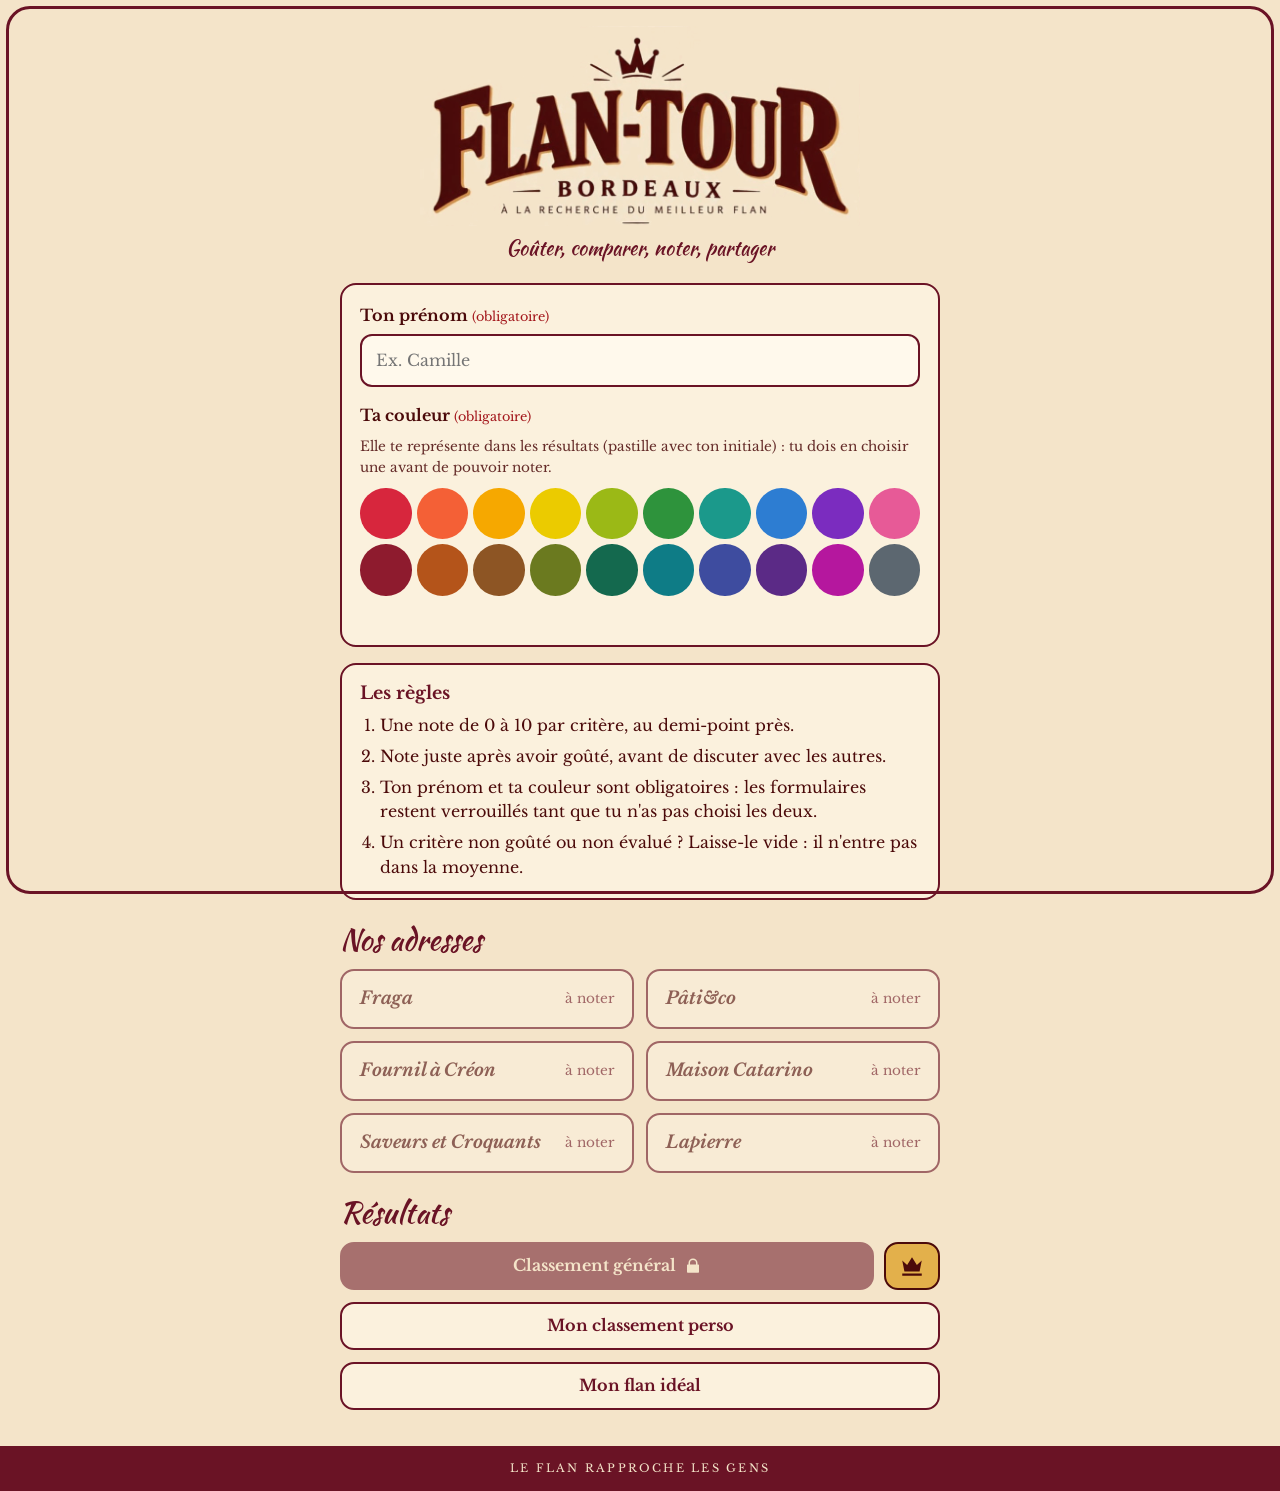
<file: index.html>
<!DOCTYPE html>
<html lang="fr">
<head>
<meta charset="utf-8">
<meta name="viewport" content="width=device-width, initial-scale=1, viewport-fit=cover">
<title>Flan tour</title>
<link rel="preconnect" href="https://fonts.googleapis.com">
<link rel="preconnect" href="https://fonts.gstatic.com" crossorigin>
<link href="https://fonts.googleapis.com/css2?family=Kaushan+Script&family=Libre+Baskerville:ital,wght@0,400;0,700;1,400;1,700&display=swap" rel="stylesheet">
<link rel="stylesheet" href="style.css">
</head>
<body data-page="index">
<header>
  <h1><img class="logo" src="logo.png" width="900" height="410" alt="Flan-Tour Bordeaux, à la recherche du meilleur flan"></h1>
  <p>Goûter, comparer, noter, partager</p>
</header>
<main>
  <section class="card">
    <label class="nom" for="nom">Ton prénom <span class="obl">(obligatoire)</span></label>
    <input type="text" id="nom" autocomplete="given-name" placeholder="Ex. Camille">
    <p class="libelle" id="lib-couleur">Ta couleur <span class="obl">(obligatoire)</span></p>
    <p class="aide-couleur">Elle te représente dans les résultats (pastille avec ton initiale) : tu dois en choisir une avant de pouvoir noter.</p>
    <div class="palette" id="palette" role="group" aria-labelledby="lib-couleur"></div>
    <p class="alerte" id="alerte" role="alert"></p>
  </section>
  <section class="card">
    <h2>Les règles</h2>
    <ol class="regles">
      <li>Une note de 0 à 10 par critère, au demi-point près.</li>
      <li>Note juste après avoir goûté, avant de discuter avec les autres.</li>
      <li>Ton prénom et ta couleur sont obligatoires : les formulaires restent verrouillés tant que tu n'as pas choisi les deux.</li>
      <li>Un critère non goûté ou non évalué ? Laisse-le vide : il n'entre pas dans la moyenne.</li>
    </ol>
  </section>
  <section>
    <h2 class="script">Nos adresses</h2>
    <div class="liste" id="liste"></div>
  </section>
  <h2 class="script">Résultats</h2>
  <div class="groupe-res">
    <div class="ligne-gen">
      <a class="btn lien gen verrou" id="btn-general" href="resultats.html">Classement général</a>
      <a class="btn lien couronne" href="admin.html" aria-label="Espace organisateur (mot de passe)" title="Organisateur"><svg viewBox="0 0 24 24" width="26" height="26" aria-hidden="true"><path fill="currentColor" d="M3 19h18v2H3zM3 7l4.5 4L12 4l4.5 7L21 7l-2 10H5z"/></svg></a>
    </div>
    <p class="note-verrou" id="note-verrou" hidden>Classement verrouillé jusqu'à la révélation du podium.</p>
    <a class="btn lien clair" href="perso.html">Mon classement perso</a>
    <a class="btn lien clair" href="ideal.html">Mon flan idéal</a>
  </div>
</main>
<footer class="pied">Le flan rapproche les gens</footer>
<script src="app.js"></script>
</body>
</html>
</file>
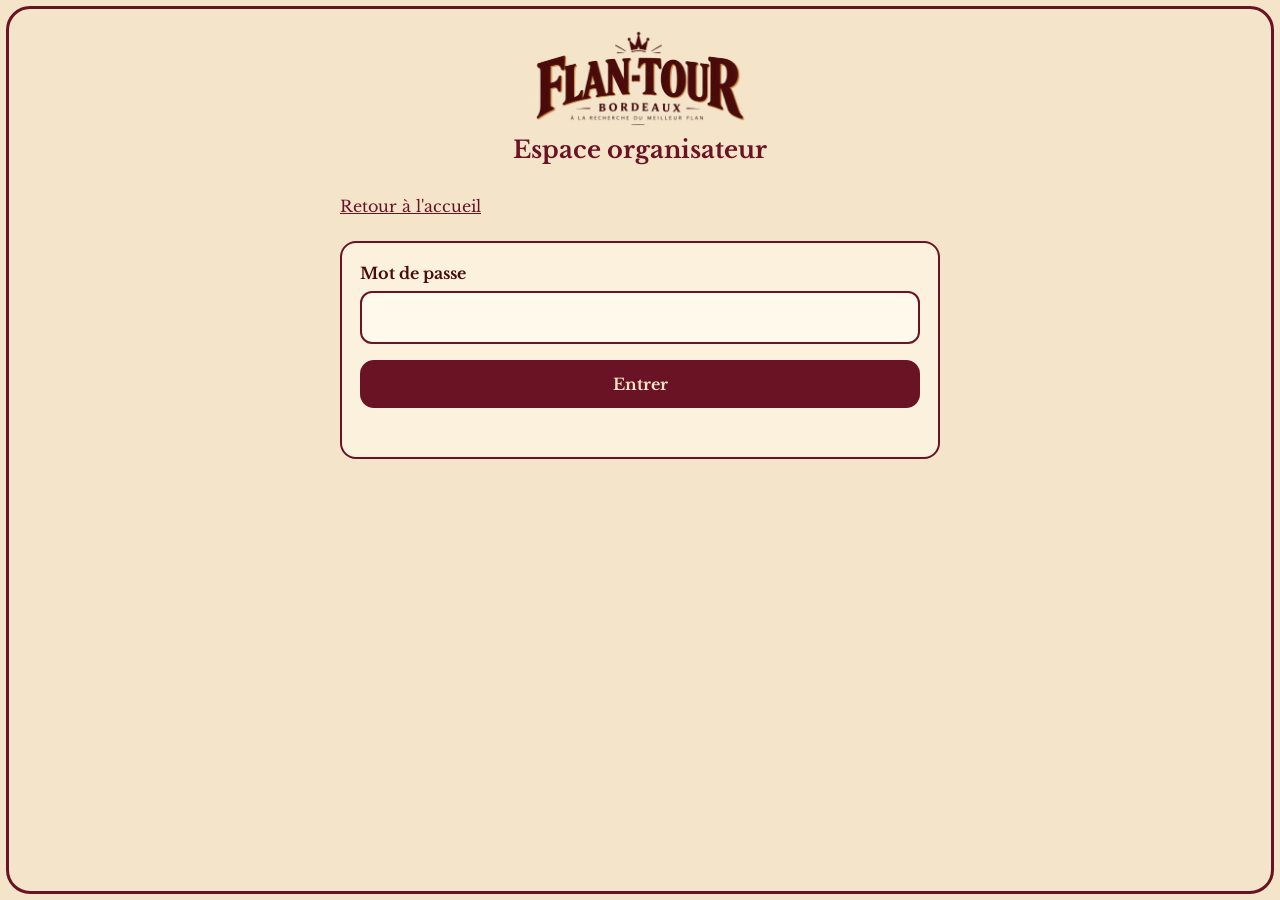
<file: admin.html>
<!DOCTYPE html>
<html lang="fr">
<head>
<meta charset="utf-8">
<meta name="viewport" content="width=device-width, initial-scale=1, viewport-fit=cover">
<title>Organisateur – Flan tour</title>
<link rel="preconnect" href="https://fonts.googleapis.com">
<link rel="preconnect" href="https://fonts.gstatic.com" crossorigin>
<link href="https://fonts.googleapis.com/css2?family=Kaushan+Script&family=Libre+Baskerville:ital,wght@0,400;0,700;1,400;1,700&display=swap" rel="stylesheet">
<link rel="stylesheet" href="style.css">
</head>
<body data-page="admin">
<header class="compact">
  <a href="index.html"><img class="logo" src="logo.png" width="900" height="410" alt="Flan-Tour Bordeaux, retour à l'accueil"></a>
  <h1>Espace organisateur</h1>
</header>
<main>
  <a class="retour" href="index.html">Retour à l'accueil</a>
  <section class="card" id="connexion">
    <label class="nom" for="mdp">Mot de passe</label>
    <input type="password" id="mdp" autocomplete="current-password">
    <button class="btn lien" id="entrer" type="button">Entrer</button>
    <p class="alerte" id="err" role="alert"></p>
  </section>
  <section id="actions" hidden>
    <p class="etat" id="statut" role="status"></p>
    <div class="groupe-res">
      <a class="btn lien" href="reveal.html">Lancer la révélation (podium)</a>
      <button class="btn lien clair" id="debloquer" type="button">Débloquer le classement général pour tous</button>
    </div>
    <p class="aide-couleur">Une fois débloqué, le classement général reste ouvert à tout le monde. Pour le reverrouiller, il faut modifier la cellule B1 de la feuille « Config » dans la Google Sheet.</p>
  </section>
</main>
<script src="app.js"></script>
<script src="admin.js"></script>
</body>
</html>
</file>
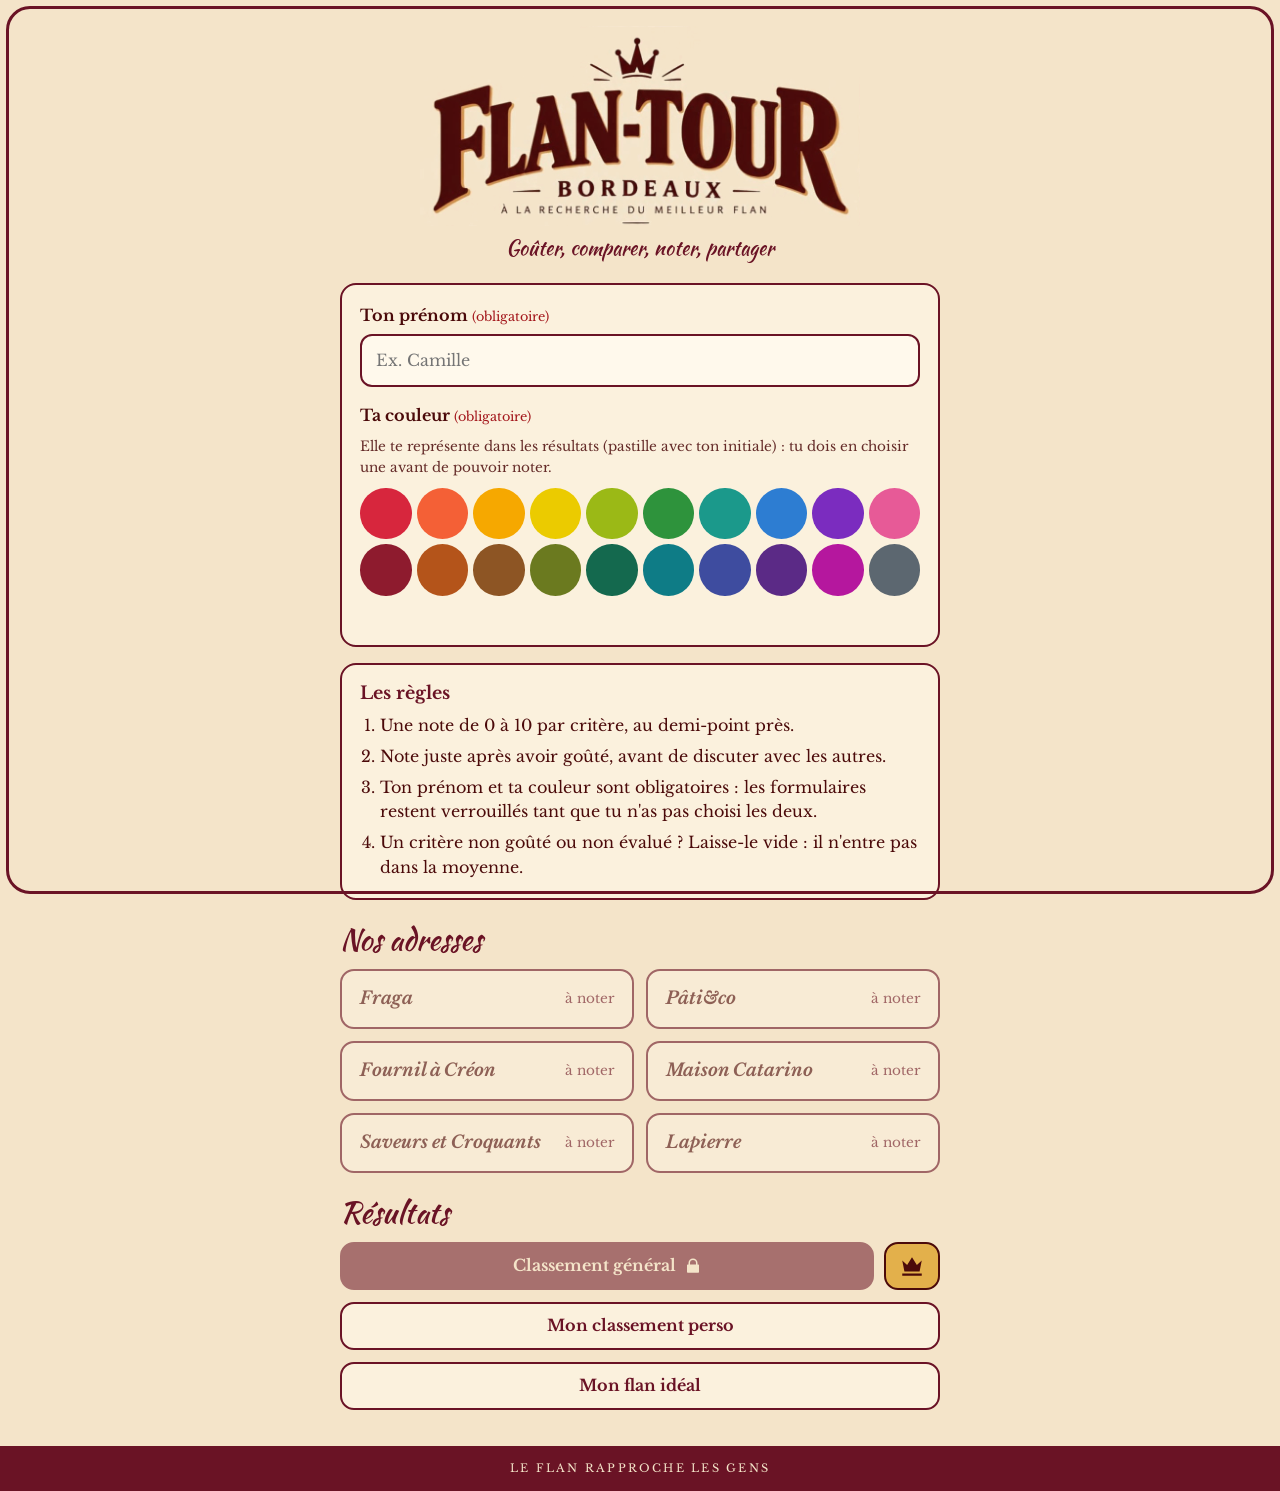
<file: form.html>
<!DOCTYPE html>
<html lang="fr">
<head>
<meta charset="utf-8">
<meta name="viewport" content="width=device-width, initial-scale=1, viewport-fit=cover">
<title>Flan tour</title>
<link rel="preconnect" href="https://fonts.googleapis.com">
<link rel="preconnect" href="https://fonts.gstatic.com" crossorigin>
<link href="https://fonts.googleapis.com/css2?family=Kaushan+Script&family=Libre+Baskerville:ital,wght@0,400;0,700;1,400;1,700&display=swap" rel="stylesheet">
<link rel="stylesheet" href="style.css">
</head>
<body data-page="form">
<header class="compact">
  <a href="index.html"><img class="logo" src="logo.png" width="900" height="410" alt="Flan-Tour Bordeaux, retour à l'accueil"></a>
  <h1 id="titre">Flan</h1>
  <p>Note chaque critère sur 10</p>
</header>
<main>
  <a class="retour" href="index.html">Retour aux pâtisseries</a>
  <div class="panneau">
    <div class="entete"><span>Critères</span><span>/10</span></div>
    <div id="champs"></div>
  </div>
</main>
<div class="bar">
  <div>
    <span class="moy">Moyenne générale<strong><span id="moy">–</span>/10</strong></span>
    <button class="btn" id="envoi" type="button" disabled>Enregistrer</button>
  </div>
</div>
<p class="msg" id="msg" role="alert"></p>
<script src="app.js"></script>
</body>
</html>
</file>
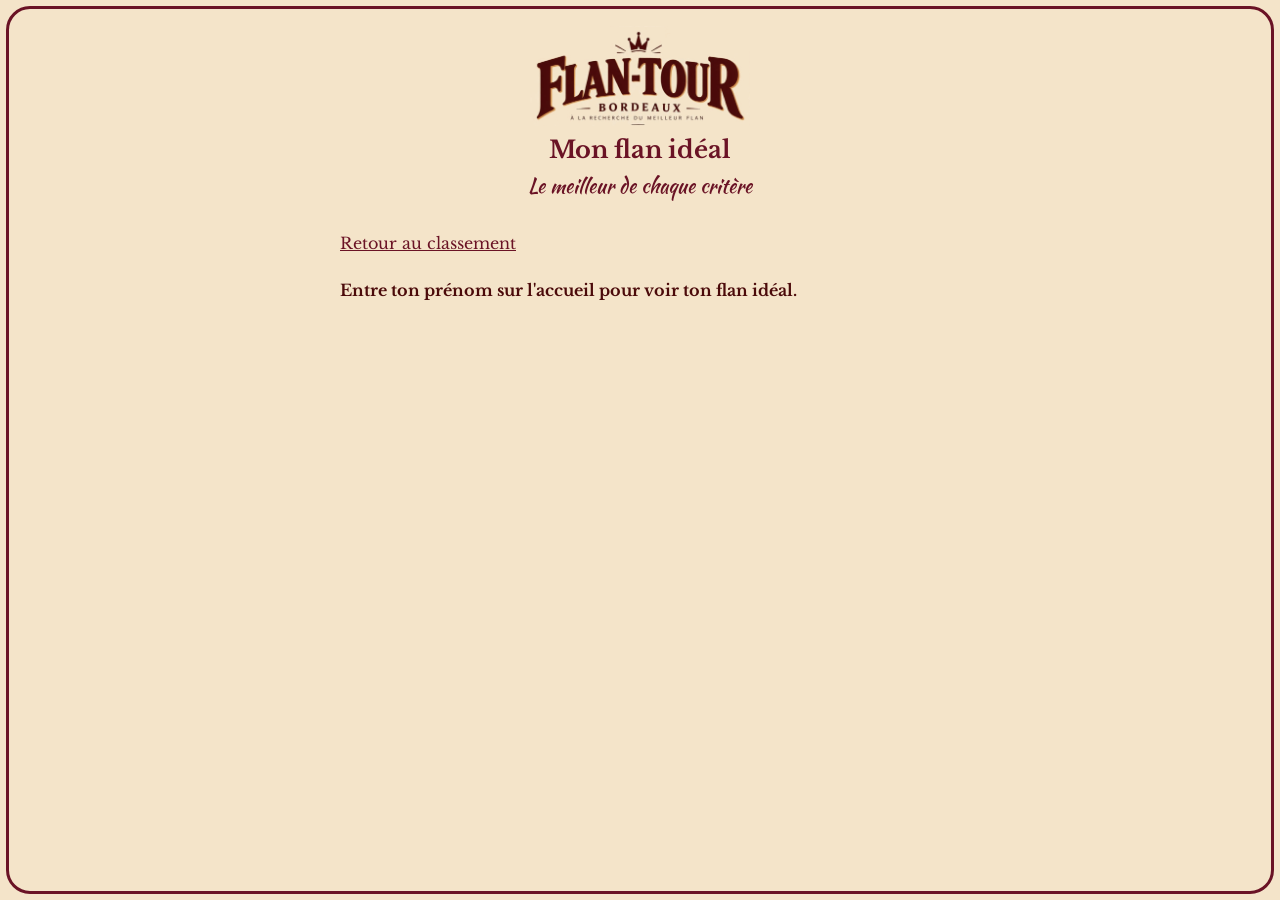
<file: ideal.html>
<!DOCTYPE html>
<html lang="fr">
<head>
<meta charset="utf-8">
<meta name="viewport" content="width=device-width, initial-scale=1, viewport-fit=cover">
<title>Flan idéal – Flan tour</title>
<link rel="preconnect" href="https://fonts.googleapis.com">
<link rel="preconnect" href="https://fonts.gstatic.com" crossorigin>
<link href="https://fonts.googleapis.com/css2?family=Kaushan+Script&family=Libre+Baskerville:ital,wght@0,400;0,700;1,400;1,700&display=swap" rel="stylesheet">
<link rel="stylesheet" href="style.css">
<link rel="stylesheet" href="scene.css">
</head>
<body data-page="ideal">
<header class="compact">
  <a href="index.html"><img class="logo" src="logo.png" width="900" height="410" alt="Flan-Tour Bordeaux, retour à l'accueil"></a>
  <h1>Mon flan idéal</h1>
  <p>Le meilleur de chaque critère</p>
</header>
<main>
  <a class="retour" href="resultats.html">Retour au classement</a>
  <div class="vue-bloc" id="filtre" hidden>
    <label for="qui">Flan idéal de</label>
    <select class="select" id="qui"></select>
  </div>
  <p class="etat" id="etat" role="status">Chargement…</p>
  <section class="ideal" id="ideal" hidden>
    <h2 class="script" id="titre-ideal"></h2>
    <figure class="part"><svg id="flan" viewBox="0 0 440 420" role="img" aria-label="Flan pâtissier illustré avec les meilleures notes de chaque critère"></svg></figure>
    <div class="sceau"><span>Moyenne du flan idéal</span><strong id="note-ideal"></strong></div>
    <ul class="recette" id="recette"></ul>
  </section>
</main>
<script src="app.js"></script>
<script src="ideal.js"></script>
<script>
  if (typeof initIdeal === 'undefined' || typeof getStatut === 'undefined') {
    document.getElementById('etat').textContent = "Fichiers manquants ou pas à jour : vérifie que ideal.js et la dernière version d'app.js sont bien en ligne.";
  }
</script>
</body>
</html>
</file>
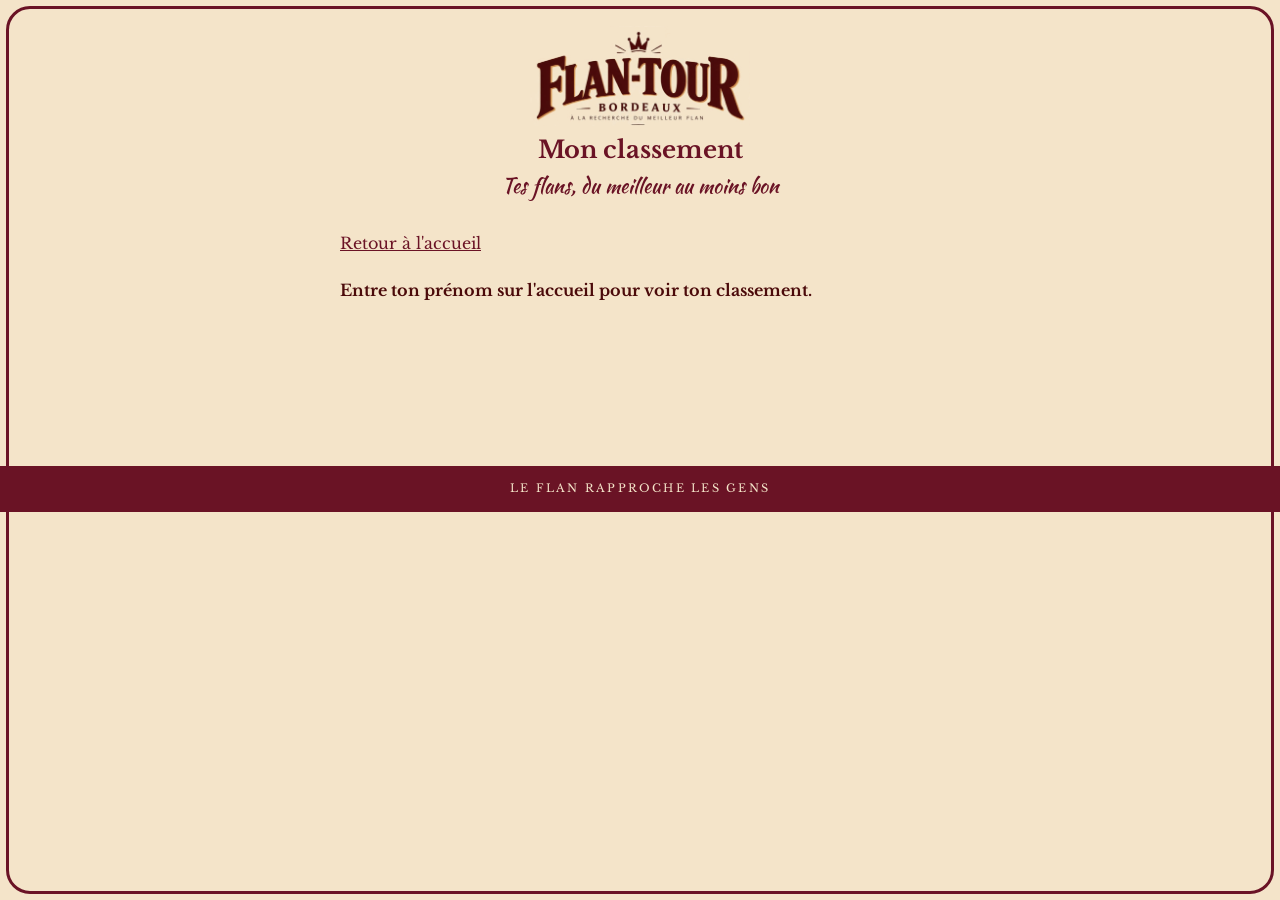
<file: perso.html>
<!DOCTYPE html>
<html lang="fr">
<head>
<meta charset="utf-8">
<meta name="viewport" content="width=device-width, initial-scale=1, viewport-fit=cover">
<title>Mon classement – Flan tour</title>
<link rel="preconnect" href="https://fonts.googleapis.com">
<link rel="preconnect" href="https://fonts.gstatic.com" crossorigin>
<link href="https://fonts.googleapis.com/css2?family=Kaushan+Script&family=Libre+Baskerville:ital,wght@0,400;0,700;1,400;1,700&display=swap" rel="stylesheet">
<link rel="stylesheet" href="style.css">
</head>
<body data-page="perso">
<header class="compact">
  <a href="index.html"><img class="logo" src="logo.png" width="900" height="410" alt="Flan-Tour Bordeaux, retour à l'accueil"></a>
  <h1 id="titre-perso">Mon classement</h1>
  <p>Tes flans, du meilleur au moins bon</p>
</header>
<main>
  <a class="retour" href="index.html">Retour à l'accueil</a>
  <div class="vue-bloc" id="filtre" hidden>
    <label for="vue">Classement de</label>
    <select class="select" id="vue"></select>
  </div>
  <p class="etat" id="etat" role="status">Chargement…</p>
  <ol class="classement" id="classement"></ol>
</main>
<footer class="pied">Le flan rapproche les gens</footer>
<script src="app.js"></script>
<script src="perso.js"></script>
<script>
  if (typeof initPerso === 'undefined' || typeof getStatut === 'undefined') {
    document.getElementById('etat').textContent = "Fichiers manquants ou pas à jour : vérifie perso.js et la dernière version d'app.js.";
  }
</script>
</body>
</html>
</file>
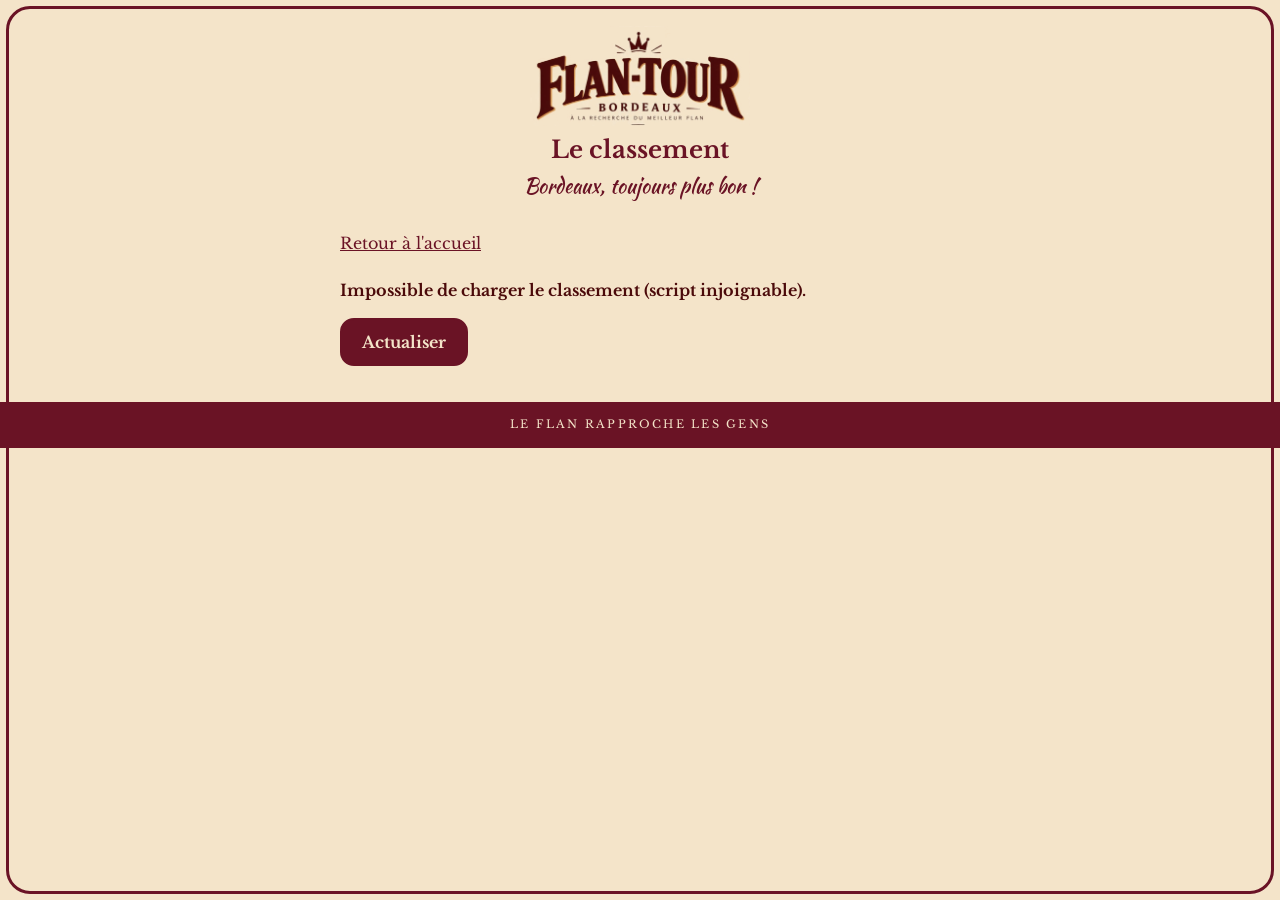
<file: resultats.html>
<!DOCTYPE html>
<html lang="fr">
<head>
<meta charset="utf-8">
<meta name="viewport" content="width=device-width, initial-scale=1, viewport-fit=cover">
<title>Classement – Flan tour</title>
<link rel="preconnect" href="https://fonts.googleapis.com">
<link rel="preconnect" href="https://fonts.gstatic.com" crossorigin>
<link href="https://fonts.googleapis.com/css2?family=Kaushan+Script&family=Libre+Baskerville:ital,wght@0,400;0,700;1,400;1,700&display=swap" rel="stylesheet">
<link rel="stylesheet" href="style.css">
</head>
<body data-page="results">
<header class="compact">
  <a href="index.html"><img class="logo" src="logo.png" width="900" height="410" alt="Flan-Tour Bordeaux, retour à l'accueil"></a>
  <h1>Le classement</h1>
  <p>Bordeaux, toujours plus bon !</p>
</header>
<main>
  <a class="retour" href="index.html">Retour à l'accueil</a>
  <section class="card verrou-carte" id="verrou" hidden>
    <h2>Classement verrouillé</h2>
    <p>Le classement général sera dévoilé à la fin du tour, lors de la révélation du podium. Reviens à ce moment-là !</p>
  </section>
  <p class="etat" id="etat" role="status">Chargement…</p>
  <ol class="classement" id="classement"></ol>
  <button class="btn" id="maj" type="button">Actualiser</button>
</main>
<footer class="pied">Le flan rapproche les gens</footer>
<script src="app.js"></script>
</body>
</html>
</file>
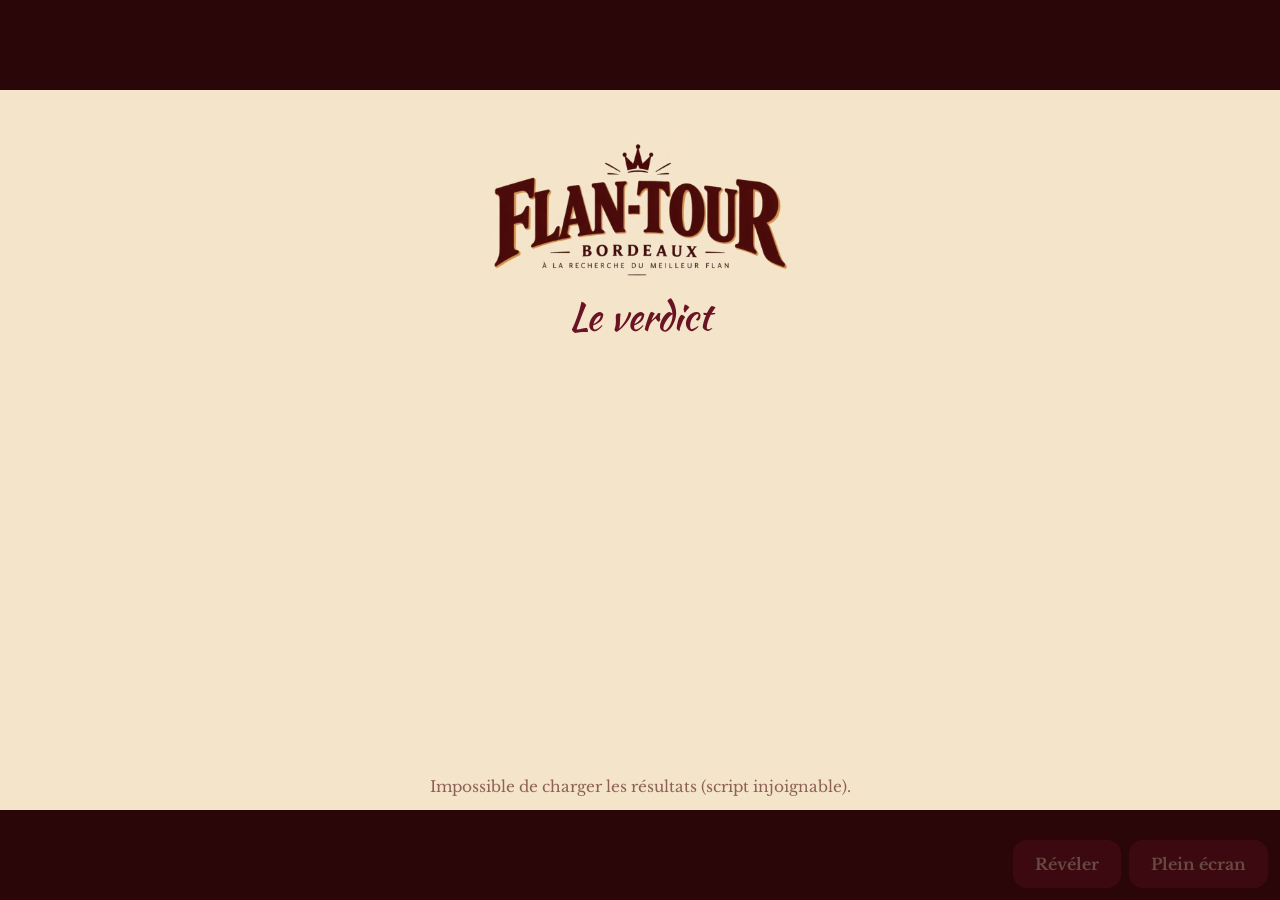
<file: reveal.html>
<!DOCTYPE html>
<html lang="fr">
<head>
<meta charset="utf-8">
<meta name="viewport" content="width=device-width, initial-scale=1">
<title>La révélation – Flan tour</title>
<link rel="preconnect" href="https://fonts.googleapis.com">
<link rel="preconnect" href="https://fonts.gstatic.com" crossorigin>
<link href="https://fonts.googleapis.com/css2?family=Kaushan+Script&family=Libre+Baskerville:ital,wght@0,400;0,700;1,400;1,700&display=swap" rel="stylesheet">
<link rel="stylesheet" href="style.css">
<link rel="stylesheet" href="scene.css">
</head>
<body data-page="reveal">
<div class="ecran">
  <div class="scene" id="scene">
    <header class="tete">
      <img class="logo" src="logo.png" width="900" height="410" alt="Flan-Tour Bordeaux">
      <p class="verdict" id="verdict">Le verdict</p>
    </header>
    <div class="corps">
      <ol class="liste4" id="liste4"></ol>
      <div class="podium" id="podium"></div>
    </div>
    <p class="aide" id="aide" role="status">Chargement…</p>
    <canvas id="confetti"></canvas>
  </div>
</div>
<div class="cmd">
  <button class="btn" id="suivant" type="button">Révéler</button>
  <button class="btn" id="plein" type="button">Plein écran</button>
</div>
<script src="app.js"></script>
<script src="reveal.js"></script>
<script>
  if (typeof initReveal === 'undefined' || typeof getStatut === 'undefined' ||
      getComputedStyle(document.getElementById('scene')).position !== 'relative') {
    document.getElementById('aide').textContent = "Fichiers manquants ou pas à jour : vérifie que reveal.js, scene.css et la dernière version d'app.js sont bien en ligne.";
  }
</script>
</body>
</html>
</file>
<file: style.css>
:root{--papier:#F4E4C9;--carte:#FBF1DD;--vin:#6A1325;--encre:#4B0A0A;--trait:#D2B284}
*{box-sizing:border-box}
body{margin:0;background:var(--papier);color:var(--encre);font:16px/1.55 'Libre Baskerville',Georgia,serif;min-height:100vh}
body::before{content:"";position:fixed;inset:6px;border:3px solid var(--vin);border-radius:24px;pointer-events:none;z-index:1}
h1,h2{font-weight:700;line-height:1.15;margin:0}
header{text-align:center;padding:calc(26px + env(safe-area-inset-top,0px)) 22px 6px}
header h1{font-size:1.5rem;color:var(--vin)}
header h1:has(.logo){font-size:0}
.logo{display:block;width:min(88%,440px);height:auto;margin:0 auto}
header.compact .logo{width:min(54%,220px)}
header.compact h1{margin-top:10px}
header p{margin:6px 0 0;font-family:'Kaushan Script',cursive;font-size:1.25rem;color:var(--vin)}
main{max-width:640px;margin:0 auto;padding:14px 20px 120px}
body[data-page=index] main,body[data-page=results] main{padding-bottom:8px}
.card{background:var(--carte);border:2px solid var(--vin);border-radius:16px;padding:18px;margin:0 0 16px}
.card h2{font-size:1.1rem;margin-bottom:10px;color:var(--vin)}
.script{font-family:'Kaushan Script',cursive;font-weight:400;font-size:1.9rem;color:var(--vin);margin:22px 0 12px}
label.nom{display:block;font-weight:700;margin-bottom:6px}
input[type=text],input[type=password],.select{width:100%;font:inherit;font-size:16px;padding:12px 14px;border:2px solid var(--vin);border-radius:12px;background:#FFF9EC;color:var(--encre)}
input:focus-visible,select:focus-visible,button:focus-visible,a:focus-visible{outline:3px solid var(--vin);outline-offset:2px}
.regles{margin:0;padding-left:20px}
.regles li+li{margin-top:6px}
.liste{display:grid;gap:12px;grid-template-columns:repeat(auto-fit,minmax(260px,1fr))}
.flan{display:flex;justify-content:space-between;align-items:center;gap:12px;min-height:60px;padding:12px 18px;border:2px solid var(--vin);border-radius:14px;background:var(--carte);color:var(--encre);text-decoration:none;font-style:italic;font-weight:700;font-size:1.1rem;transition:opacity .25s}
.flan small{font-style:normal;font-weight:400;font-size:.85rem;white-space:nowrap;color:var(--vin)}
.flan.done{opacity:.4}
.flan.locked{opacity:.6}
.btn{font:inherit;font-weight:700;min-height:48px;padding:0 20px;border:2px solid var(--vin);border-radius:14px;background:var(--vin);color:var(--papier);cursor:pointer}
.btn:disabled{opacity:.5}
.lien{width:100%;display:flex;align-items:center;justify-content:center;margin-top:16px;text-decoration:none}
.retour{display:inline-block;margin:0 0 12px;color:var(--vin);padding:10px 0}
/* formulaire */
.panneau{border:2px solid var(--vin);border-radius:16px;overflow:hidden;background:var(--carte)}
.entete{display:flex;justify-content:space-between;background:var(--vin);color:var(--papier);padding:10px 18px;font-size:.8rem;letter-spacing:.2em;text-transform:uppercase}
.field{padding:12px 18px 2px;border-top:1px solid var(--trait)}
.entete+div .field:first-child{border-top:0}
.field .top{display:flex;justify-content:space-between;align-items:center;gap:8px}
.field label{font-style:italic;font-weight:700;font-size:1.05rem}
.field output{min-width:3.4ch;padding:2px 10px;text-align:center;font-weight:700;font-size:1.25rem;border:2px solid var(--vin);border-radius:12px;background:#FFF9EC;color:var(--vin)}
input[type=range]{width:100%;height:44px;margin:4px 0 0;accent-color:var(--vin)}
.field.vide input[type=range]{opacity:.45}
.field.vide output{opacity:.5}
.clear{font:inherit;font-size:.85rem;background:none;border:0;color:var(--vin);text-decoration:underline;padding:8px 0;min-height:44px}
.field.vide .clear{visibility:hidden}
.bar{position:fixed;left:0;right:0;bottom:0;z-index:5;background:var(--vin);color:var(--papier);padding:12px 22px calc(12px + env(safe-area-inset-bottom,0px))}
.bar div{max-width:640px;margin:0 auto;display:flex;align-items:center;justify-content:space-between;gap:12px}
.moy{font-size:.7rem;letter-spacing:.18em;text-transform:uppercase;line-height:1.2}
.moy strong{display:inline-block;margin-top:4px;padding:0 12px;border:2px solid var(--papier);border-radius:10px;font-size:1.5rem;letter-spacing:0;text-transform:none;line-height:1.4}
.bar .btn{background:var(--papier);color:var(--vin);border-color:var(--papier)}
.msg{position:fixed;left:22px;right:22px;bottom:96px;z-index:6;margin:0;padding:10px 14px;border-radius:12px;background:var(--encre);color:var(--papier);text-align:center;font-weight:700}
.msg:empty{display:none}
/* classement */
.etat{margin:0 0 12px;font-weight:700}
.vue-bloc{margin:0 0 12px}
.vue-bloc label{display:block;font-weight:700;margin-bottom:6px}
.classement{list-style:none;margin:0 0 16px;padding:0;counter-reset:rang}
.rang{counter-increment:rang;position:relative;display:grid;grid-template-columns:auto 1fr auto;column-gap:12px;align-items:baseline;background:var(--carte);border:2px solid var(--trait);border-radius:16px;padding:14px 16px 18px;margin-bottom:12px;overflow:hidden}
.rang.podium{border-color:var(--vin)}
.rang::before{content:counter(rang);grid-column:1;grid-row:1;font-weight:700;font-size:1.6rem;color:var(--vin);min-width:1.2ch;text-align:center}
.nom-flan{grid-column:2;grid-row:1;font-style:italic;font-weight:700;font-size:1.1rem}
.note-flan{grid-column:3;grid-row:1;font-weight:700;font-size:1.25rem;color:var(--vin)}
.rang small{grid-column:2;grid-row:2;align-self:center;opacity:.8}
.rang small.incomplet{color:#A3161B;font-weight:700;opacity:1}
.rang small.complet{font-weight:700;color:var(--vin)}
.rang i{position:absolute;left:0;bottom:0;height:6px;width:var(--w,0);background:var(--vin)}
.rang.vide .nom-flan,.rang.vide .note-flan{opacity:.5}
.rang.vide::before{content:"–"}
.plus{grid-column:3;grid-row:2;justify-self:end;min-width:44px;min-height:44px;margin:8px 0 -6px;border:2px solid var(--vin);border-radius:12px;background:var(--papier);color:var(--vin);font:inherit;font-size:1.4rem;font-weight:700;cursor:pointer}
.detail{grid-column:1/4;grid-row:4;margin-top:10px;padding-top:8px;border-top:2px dashed var(--trait)}
.detail p{margin:0 0 4px}
.detail .manque{color:#A3161B}
.pied{margin-top:28px;padding:14px 12px calc(14px + env(safe-area-inset-bottom,0px));background:var(--vin);color:var(--papier);text-align:center;font-size:.7rem;letter-spacing:.2em;text-transform:uppercase}
@media (prefers-reduced-motion:reduce){*{transition:none!important}}
.libelle{display:block;font-weight:700;margin:16px 0 8px}
.palette{display:grid;grid-template-columns:repeat(10,1fr);gap:5px}
.sw{aspect-ratio:1;border-radius:50%;border:3px solid transparent;padding:0;cursor:pointer}
.sw[aria-pressed=true]{border-color:var(--encre);box-shadow:inset 0 0 0 3px var(--carte)}
.pastille{display:inline-flex;align-items:center;justify-content:center;width:28px;height:28px;border-radius:50%;font-size:.8rem;font-weight:700;box-shadow:0 0 0 2px var(--carte),0 0 0 3px var(--trait)}
.tops{grid-column:2/4;grid-row:3;display:flex;flex-wrap:wrap;align-items:center;gap:6px;margin-top:8px}
.tops:empty{display:none}
.tops .cap{font-size:.75rem;opacity:.75;margin-right:2px}
.obl{font-weight:400;font-size:.8rem;color:#A3161B}
.aide-couleur{margin:0 0 10px;font-size:.85rem;opacity:.85}
.alerte{min-height:1.3em;margin:10px 0 0;font-weight:700;color:#A3161B}
.palette.erreur{animation:secoue .4s}
@keyframes secoue{25%{transform:translateX(-6px)}75%{transform:translateX(6px)}}
.groupe-res{display:grid;gap:12px}
.groupe-res .lien{margin:0}
.ligne-gen{display:flex;gap:10px}
.btn.clair{background:var(--carte);color:var(--vin)}
.btn.gen{flex:1;gap:8px}
.btn.verrou{opacity:.55}
.btn .ico{flex:none}
.btn.couronne{width:56px;flex:none;padding:0;background:#E3B04B;color:var(--encre);border-color:var(--encre)}
.note-verrou{margin:0;font-weight:700;color:#A3161B}
.verrou-carte{text-align:center}
.sw{border-width:2px}.sw[aria-pressed=true]{box-shadow:inset 0 0 0 2px var(--carte)}
</file>
<file: scene.css>
@keyframes entre{from{opacity:0;transform:translateX(-20%)}}
@keyframes monte{from{height:8em;opacity:.45}}
@keyframes grow{from{transform:scale(0);opacity:0}}
@keyframes pop{from{transform:scale(0)}}

/* ===== Flan idéal ===== */
.ideal{--c:#6A1325;--ct:#fff;text-align:center}
.ideal .script{margin:6px 0 0;color:var(--c)}
.sceau{display:inline-block;transform:rotate(-3deg);margin:4px 0 18px;border:3px solid var(--c);border-radius:16px;overflow:hidden;background:var(--carte)}
.sceau span{display:block;padding:6px 18px;background:var(--c);color:var(--ct);font-size:.7rem;letter-spacing:.18em;text-transform:uppercase}
.sceau strong{display:block;padding:4px 20px;font-size:2rem;color:var(--encre)}
.recette{list-style:none;margin:0;padding:0;text-align:left}
.recette li{display:grid;grid-template-columns:1fr auto;column-gap:12px;padding:10px 14px;margin-bottom:8px;background:var(--carte);border:2px solid var(--trait);border-left:8px solid var(--c);border-radius:12px;animation:entre .5s ease-out both}
.recette .cr{font-style:italic;font-weight:700}
.recette .nt{grid-column:2;grid-row:1/3;align-self:center;font-weight:700;font-size:1.4rem;color:var(--encre)}
.recette .fl{font-size:.85rem;opacity:.8}

/* ===== Révélation 16:9 ===== */
body[data-page=reveal]{margin:0;background:#2A0608;overflow:hidden}
body[data-page=reveal]::before{display:none}
.ecran{height:100vh;display:grid;place-items:center}
.scene{position:relative;width:min(100vw,177.78vh);aspect-ratio:16/9;font-size:min(1vw,1.7778vh);background:var(--papier);color:var(--encre);overflow:hidden;cursor:pointer;user-select:none}
.scene .tete{position:absolute;top:1.6em;left:0;right:0;text-align:center}
.scene .logo{height:11em;width:auto;margin:0 auto}
.scene .verdict{margin:.4em 0 0;font-family:'Kaushan Script',cursive;font-size:3em;line-height:1.2;color:var(--vin)}
.corps{position:absolute;left:3em;right:3em;top:17.5em;bottom:2.5em;display:flex;gap:3em;align-items:flex-end}
.liste4{list-style:none;margin:0;padding:0;width:36em;display:flex;flex-direction:column;gap:1.1em}
.liste4:empty{display:none}
.podium{flex:1;height:100%;display:flex;align-items:flex-end;justify-content:center;gap:1.4em}
.ligne{display:flex;align-items:center;gap:.8em;padding:.5em .9em;border:.14em solid var(--trait);border-radius:.8em;background:var(--carte);font-size:2.2em}
.ligne .r{min-width:1.2ch;font-weight:700;color:var(--vin)}
.ligne .nom{flex:1;font-style:italic;font-weight:700}
.ligne .score{font-weight:700;color:var(--vin)}
.ligne:not(.on) .nom,.ligne:not(.on) .score{opacity:.35}
.ligne.on{border-color:var(--vin);animation:entre .6s ease-out both}
.col{--h:19em;width:17em;height:var(--h);padding:1em .8em;display:flex;flex-direction:column;align-items:center;gap:.4em;overflow:hidden;text-align:center;background:var(--vin);color:var(--papier);border-radius:1.2em 1.2em 0 0}
.c1{--h:32em;border-top:.8em solid #E3B04B}
.c2{--h:25em}
.col:not(.on){height:8em;opacity:.45}
.col:not(.on) .nom,.col:not(.on) .score,.col:not(.on) .tops{visibility:hidden}
.col.on{animation:monte 1.1s cubic-bezier(.2,.9,.3,1.12) both}
.col .num{font-size:4em;line-height:1;font-weight:700;opacity:.9}
.col .nom{font-size:1.9em;font-style:italic;font-weight:700;line-height:1.15}
.col .score{font-size:2.8em;font-weight:700;line-height:1.1}
.c1 .nom{font-size:2.3em}
.c1 .score{font-size:3.6em}
.fini .c1{box-shadow:0 0 5em rgba(227,176,75,.85)}
.scene .tops{display:flex;flex-wrap:wrap;justify-content:center;gap:.4em;margin:0}
.scene .pastille{width:1.7em;height:1.7em;font-size:1.5em}
.aide{position:absolute;left:0;right:0;bottom:.7em;margin:0;text-align:center;font-size:1.2em;opacity:.6}
#confetti{position:absolute;inset:0;width:100%;height:100%;pointer-events:none}
.cmd{position:fixed;right:12px;bottom:12px;display:flex;gap:8px;opacity:.3}
.cmd:hover,.cmd:focus-within{opacity:1}
@media (prefers-reduced-motion:reduce){.col.on,.ligne.on,.recette li,.piece,.fumee,.coeur,.etincelle{animation:none}}
.part{margin:0}
.part svg{display:block;width:100%;max-width:480px;height:auto;margin:0 auto}
.fond{fill:#CFEFEA;stroke:var(--encre);stroke-width:3}
.tag rect{fill:#fff;stroke:var(--c);stroke-width:3}
.tag text{font-family:'Libre Baskerville',Georgia,serif;font-size:11px;font-weight:700;fill:var(--encre)}
.guide{stroke:var(--encre);stroke-width:1.5;stroke-dasharray:4 3}
.piece{animation:surgit .5s ease-out both}
.fumee{animation:fume 2.6s ease-in-out infinite}
.coeur{animation:vole 2.2s ease-in-out infinite}
.etincelle{animation:scint 1.6s ease-in-out infinite}
@keyframes surgit{from{opacity:0;transform:translateY(14px)}}
@keyframes fume{0%,100%{transform:translateY(0);opacity:.9}50%{transform:translateY(-7px);opacity:.35}}
@keyframes vole{0%,100%{transform:translateY(0)}50%{transform:translateY(-8px)}}
@keyframes scint{50%{opacity:.25}}
</file>
